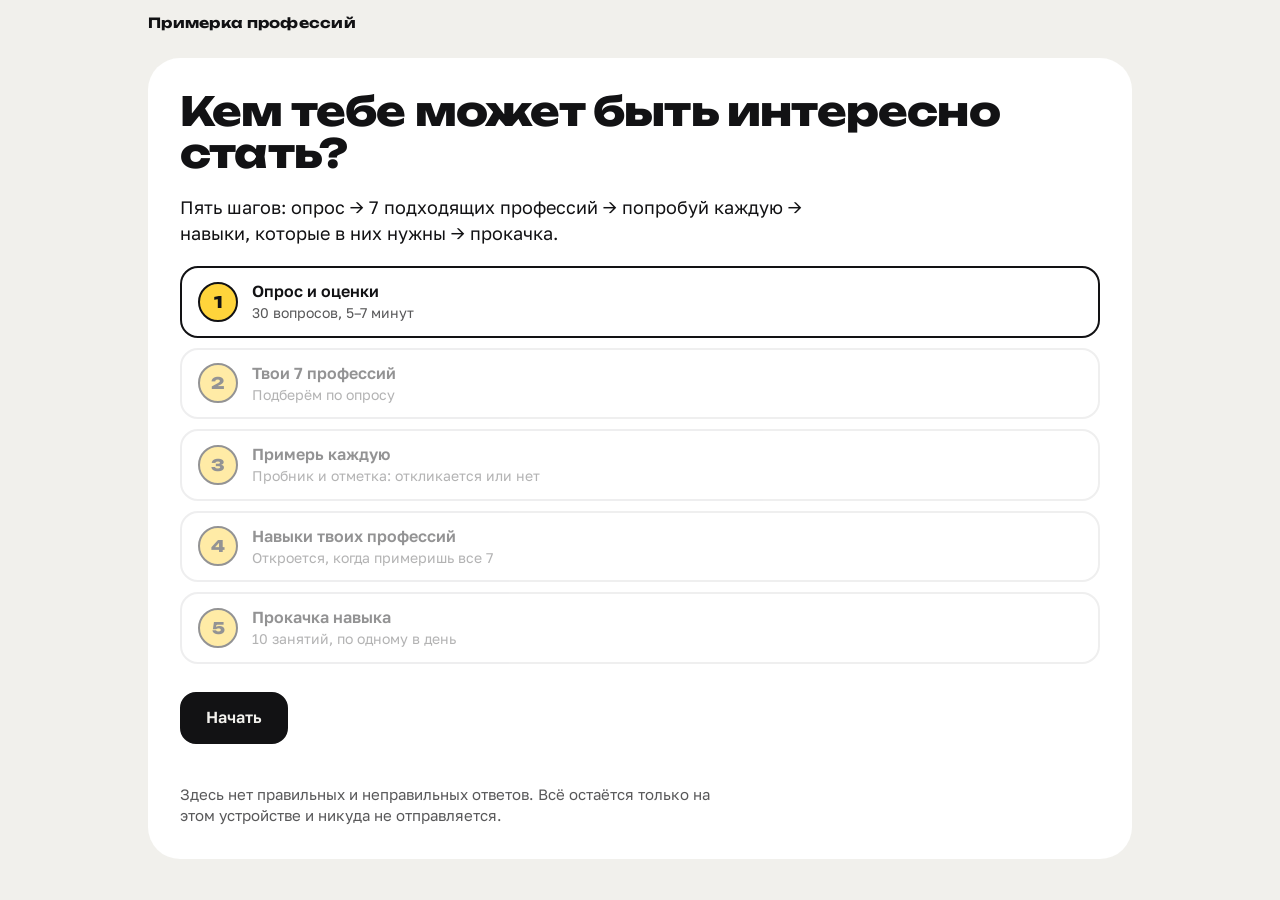
<file: index.html>
<!doctype html>
<html lang="ru">
<head>
  <meta charset="utf-8">
  <meta name="viewport" content="width=device-width, initial-scale=1, viewport-fit=cover">
  <title>Примерка профессий</title>
  <meta name="theme-color" content="#121214">
  <link rel="manifest" href="manifest.webmanifest">
  <link rel="icon" href="icons/icon.svg" type="image/svg+xml">
  <link rel="apple-touch-icon" href="icons/icon-192.png">
  <link rel="preconnect" href="https://fonts.googleapis.com">
  <link rel="preconnect" href="https://fonts.gstatic.com" crossorigin>
  <link href="https://fonts.googleapis.com/css2?family=Unbounded:wght@500;700;800&family=Golos+Text:wght@400;500;600&display=swap" rel="stylesheet">
  <link rel="stylesheet" href="styles.css">
  <script>
    // Если что-то сломается при запуске — показать причину прямо на экране,
    // чтобы её можно было сфотографировать.
    window.addEventListener("error", function (e) {
      var box = document.getElementById("boot-error") || document.createElement("pre");
      box.id = "boot-error";
      box.style.cssText = "white-space:pre-wrap;margin:16px;padding:12px;border:2px solid #121214;border-radius:12px;font:13px/1.4 monospace;background:#fff;color:#121214";
      box.textContent += "Ошибка: " + e.message + " (" + (e.filename || "").split("/").pop() + ":" + e.lineno + ")\n";
      (document.body || document.documentElement).appendChild(box);
    });
  </script>
</head>
<body>
  <main class="stage">
    <header class="top">
      <span class="brand">Примерка профессий</span>
      <div class="progress" id="progress" aria-hidden="true"></div>
      <p class="swipe-hint" aria-hidden="true">Листай карточки пальцем ← →</p>
    </header>

    <div class="deck">
      <button class="nav nav-prev" id="prev" aria-label="Предыдущая профессия">
        <svg viewBox="0 0 24 24" aria-hidden="true"><path d="M15 5l-7 7 7 7"/></svg>
      </button>
      <section class="slot" id="slot" aria-live="polite"><p class="boot">Загружаем…</p></section>
      <button class="nav nav-next" id="next" aria-label="Следующая профессия">
        <svg viewBox="0 0 24 24" aria-hidden="true"><path d="M9 5l7 7-7 7"/></svg>
      </button>
    </div>

    <footer class="react" id="react">
      <button class="r r-yes" data-r="yes"><span class="r-mark">+</span>Интересно</button>
      <button class="r r-maybe" data-r="maybe"><span class="r-mark">?</span>Не знаю</button>
      <button class="r r-no" data-r="no"><span class="r-mark">−</span>Не моё</button>
    </footer>
  </main>

  <script src="data.js"></script>
  <script src="data-more.js"></script>
  <script src="sim-pr.js"></script>
  <script src="sim-vet.js"></script>
  <script src="sim-chef.js"></script>
  <script src="sim-screenwriter.js"></script>
  <script src="sim-director.js"></script>
  <script src="sim-lawyer.js"></script>
  <script src="sim-event.js"></script>
  <script src="sim-teacher.js"></script>
  <script src="sim-ux.js"></script>
  <script src="sim-startup.js"></script>
  <script src="path.js"></script>
  <script src="skill-perceptive.js"></script>
  <script src="app.js"></script>
</body>
</html>
</file>
<file: styles.css>
:root {
  --bg: #F1F0EC;
  --ink: #121214;
  --ink-soft: #121214b3;
  --line: #12121426;
  --surface: #FFFFFF;
  --on-surface: #121214;
  --panel: #FFFFFF73;
  --radius-card: 32px;
  --radius-chip: 999px;
  --display: "Unbounded", "Arial Black", sans-serif;
  --text: "Golos Text", "Helvetica Neue", sans-serif;
  --gap: 16px;
  color-scheme: light;
}
@media (prefers-color-scheme: dark) {
  :root {
    --bg: #121214;
    --surface: #242428;
    --on-surface: #F1F0EC;
    --line: #F1F0EC26;
    color-scheme: dark;
  }
}

* { box-sizing: border-box; }
html, body { margin: 0; }
body {
  background: var(--bg);
  color: var(--on-surface);
  font: 16px/1.45 var(--text);
  min-height: 100dvh;
  -webkit-font-smoothing: antialiased;
}
button { font: inherit; color: inherit; cursor: pointer; }
button:focus-visible { outline: 3px solid currentColor; outline-offset: 3px; }

.stage {
  max-width: 760px;
  margin: 0 auto;
  padding: calc(16px + env(safe-area-inset-top, 0px)) 16px 0;
  display: flex;
  flex-direction: column;
  min-height: 100dvh;
}

/* Верх: название и полоски прогресса, как в сторис */
.top { display: flex; flex-direction: column; gap: 12px; margin-bottom: 16px; }
.brand { font: 700 14px/1 var(--display); letter-spacing: .02em; }
.progress { display: flex; gap: 6px; }
.progress.many { gap: 3px; }
.progress span {
  flex: 1; height: 5px; border-radius: 3px; background: var(--line);
  transition: background .3s;
}
.progress span.done { background: var(--on-surface); }
.progress span.now { background: var(--on-surface); opacity: .45; }

/* Колода: стрелки по бокам на широком экране */
.deck {
  flex: 1;
  display: grid;
  grid-template-columns: 56px minmax(0, 1fr) 56px;
  gap: 16px;
  align-items: start;
}
.nav {
  position: sticky; top: 40vh;
  width: 56px; height: 56px; border-radius: 50%;
  border: 2px solid var(--line); background: transparent;
  display: grid; place-items: center;
}
.nav:hover:not(:disabled) { border-color: var(--on-surface); }
.nav:disabled { opacity: .25; cursor: default; }
.nav svg { width: 24px; height: 24px; fill: none; stroke: currentColor; stroke-width: 2.5; stroke-linecap: round; stroke-linejoin: round; }

.slot { min-width: 0; }

/* Карточка профессии */
.card {
  background: var(--c);
  color: var(--ink);
  border-radius: var(--radius-card);
  padding: 28px 28px 24px;
  display: flex; flex-direction: column; gap: 22px;
}
.card-head { display: flex; flex-direction: column; gap: 14px; }
.glyph {
  width: 72px; height: 72px; border-radius: 22px;
  background: var(--ink); display: grid; place-items: center;
}
.glyph svg { width: 40px; height: 40px; fill: none; stroke: var(--c); stroke-width: 2.4; stroke-linecap: round; stroke-linejoin: round; }
.glyph svg .fill { fill: var(--c); stroke: none; }
.card h1 {
  font: 800 clamp(28px, 5.4vw, 42px)/1.02 var(--display);
  margin: 0; letter-spacing: -.02em; hyphens: auto;
}
.hook { font-size: 19px; line-height: 1.35; margin: 0; max-width: 34ch; font-weight: 500; }

/* Шкалы */
.scales {
  background: var(--panel);
  border-radius: 22px;
  padding: 18px 20px;
  display: flex; flex-direction: column; gap: 16px;
}
.people { display: flex; align-items: center; justify-content: space-between; gap: 12px; }
.label { font-size: 13px; font-weight: 600; text-transform: uppercase; letter-spacing: .06em; }
.dots { display: flex; gap: 6px; }
.dots i { width: 22px; height: 22px; border-radius: 50%; border: 2.5px solid var(--ink); }
.dots i.on { background: var(--ink); }

.pole { display: grid; grid-template-columns: 1fr auto 1fr; align-items: center; gap: 12px; font-size: 15px; font-weight: 500; }
.pole .l { text-align: right; }
.track { position: relative; width: 132px; height: 22px; }
.track::before { content: ""; position: absolute; left: 0; right: 0; top: 10px; height: 2px; background: var(--ink); opacity: .35; }
.track b {
  position: absolute; top: 2px; width: 18px; height: 18px; border-radius: 50%;
  background: var(--ink); transform: translateX(-50%);
}
.pole .weak { opacity: .45; }

/* Кайф и тяжело */
.pair { display: grid; grid-template-columns: 1fr 1fr; gap: 12px; }
.pair div { background: var(--panel); border-radius: 22px; padding: 16px 18px; }
.pair p { margin: 8px 0 0; font-size: 16px; line-height: 1.35; font-weight: 500; }
.pair .label::before { display: inline-block; width: 1.2em; font-size: 16px; }
.pair .joy .label::before { content: "+"; }
.pair .hard .label::before { content: "−"; }

/* Подойдёт, если… */
.chips { display: flex; flex-wrap: wrap; gap: 8px; margin-top: 10px; }
.chips span {
  border: 2px solid var(--ink); border-radius: var(--radius-chip);
  padding: 7px 14px; font-size: 15px; font-weight: 500;
}
.chips.solid span { background: var(--ink); color: var(--c); border-color: var(--ink); }

/* Как это выглядит на деле */
.more { border-top: 2px solid #12121426; padding-top: 6px; }
.more summary {
  list-style: none; cursor: pointer; min-height: 44px;
  display: flex; align-items: center; justify-content: space-between;
  font: 700 15px/1.2 var(--display);
}
.more summary::-webkit-details-marker { display: none; }
.more summary::after { content: "+"; font-size: 26px; font-weight: 500; transition: transform .25s; }
.more[open] summary::after { transform: rotate(45deg); }
.more p { margin: 0 0 12px; font-size: 17px; line-height: 1.5; max-width: 62ch; }

/* Реакции */
.react {
  position: sticky; bottom: 0;
  display: grid; grid-template-columns: repeat(3, 1fr); gap: 10px;
  padding: 16px 0 calc(16px + env(safe-area-inset-bottom, 0px));
  background: linear-gradient(to top, var(--bg) 70%, transparent);
  max-width: calc(100% - 144px); width: 100%; margin: 0 auto;
}
.r {
  min-height: 56px; border-radius: 18px;
  border: 2px solid var(--on-surface); background: var(--surface);
  font-weight: 600; font-size: 16px;
  display: flex; align-items: center; justify-content: center; gap: 8px;
  transition: transform .12s, background .2s, color .2s;
}
.r:active { transform: scale(.97); }
.r-mark { font: 800 18px/1 var(--display); }
.r[aria-pressed="true"] { background: var(--on-surface); color: var(--bg); }
.r-yes:hover { background: var(--on-surface); color: var(--bg); }

/* Итог */
.summary { background: var(--surface); border-radius: var(--radius-card); padding: 28px; display: flex; flex-direction: column; gap: 24px; }
.summary h1 { font: 800 clamp(28px, 5vw, 38px)/1.05 var(--display); margin: 0; letter-spacing: -.02em; }
.summary .lead { margin: 0; font-size: 18px; }
.group h2 { font: 700 14px/1 var(--display); text-transform: uppercase; letter-spacing: .06em; margin: 0 0 12px; }
.group ul { list-style: none; margin: 0; padding: 0; display: flex; flex-wrap: wrap; gap: 8px; }
.group li { border-radius: var(--radius-chip); padding: 10px 16px; font-weight: 600; color: var(--ink); background: var(--c); }
.group .none { opacity: .55; font-size: 15px; }
.again { align-self: flex-start; min-height: 48px; padding: 0 22px; border-radius: 16px; border: 2px solid var(--on-surface); background: transparent; font-weight: 600; }

/* Движение: карточка въезжает с той стороны, куда листаешь */
.enter-next { animation: in-next .35s cubic-bezier(.2,.8,.2,1); }
.enter-prev { animation: in-prev .35s cubic-bezier(.2,.8,.2,1); }
@keyframes in-next { from { opacity: 0; transform: translateX(40px) rotate(1.5deg); } }
@keyframes in-prev { from { opacity: 0; transform: translateX(-40px) rotate(-1.5deg); } }
@media (prefers-reduced-motion: reduce) {
  .enter-next, .enter-prev { animation: none; }
  * { transition: none !important; }
}

/* Телефон: стрелки прячем, листают свайпом */
@media (max-width: 640px) {
  .deck { grid-template-columns: minmax(0, 1fr); }
  .nav { display: none; }
  .react { max-width: 100%; gap: 8px; }
  .r { font-size: 15px; flex-direction: column; gap: 2px; min-height: 60px; }
  .card { padding: 22px 20px 18px; gap: 18px; }
  .pair { grid-template-columns: 1fr; }
  .track { width: 96px; }
  .pole { font-size: 14px; gap: 10px; }
  .dots i { width: 18px; height: 18px; }
}

[hidden] { display: none !important; }

/* Компьютер: карточка в две колонки, чтобы всё главное было видно без прокрутки */
@media (min-width: 1000px) {
  .stage { max-width: 1160px; }
  .card {
    display: grid;
    grid-template-columns: minmax(0, 1fr) minmax(0, 1fr);
    grid-template-areas: "head pair" "scales fit" "scales school" "more more";
    column-gap: 28px; row-gap: 20px;
    align-items: start;
  }
  .card-head { grid-area: head; }
  .scales { grid-area: scales; }
  .pair { grid-area: pair; grid-template-columns: 1fr; align-self: end; }
  .card > .fit { grid-area: fit; }
  .card > .school { grid-area: school; }
  .more { grid-area: more; }
  .card h1 { font-size: 40px; }
}
@media (min-width: 641px) { .top { padding-inline: 72px; } }
body { overflow-x: clip; }

/* ---------- Экраны опроса, оценок и результата ---------- */
.panel {
  background: var(--surface);
  border-radius: var(--radius-card);
  padding: 32px;
  display: flex; flex-direction: column; gap: 20px;
}
.panel h1 { font: 800 clamp(26px, 4.6vw, 40px)/1.05 var(--display); margin: 0; letter-spacing: -.02em; }
.panel .lead { margin: 0; font-size: 18px; line-height: 1.45; max-width: 60ch; }
.panel .note { margin: 0; font-size: 15px; opacity: .7; max-width: 60ch; }
.count { margin: 0; font-size: 13px; font-weight: 600; text-transform: uppercase; letter-spacing: .06em; opacity: .7; }

.actions { display: flex; flex-wrap: wrap; gap: 12px; margin-top: 8px; }
.btn {
  min-height: 52px; padding: 0 24px; border-radius: 16px;
  border: 2px solid var(--on-surface); background: transparent;
  font-weight: 600; font-size: 16px;
}
.btn.primary { background: var(--on-surface); color: var(--bg); }
.btn:disabled { opacity: .3; cursor: default; }

/* Начало */
.steps { list-style: none; margin: 4px 0; padding: 0; display: grid; grid-template-columns: repeat(3, 1fr); gap: 12px; counter-reset: step; }
.steps li {
  counter-increment: step; border: 2px solid var(--line); border-radius: 22px;
  padding: 16px 18px; display: flex; flex-direction: column; gap: 4px;
}
.steps li::before { content: counter(step); font: 800 28px/1 var(--display); margin-bottom: 6px; }
.steps b { font-size: 16px; }
.steps span { font-size: 14px; opacity: .65; }

/* Вопросы: один на экран, ответы подписаны */
.hint { margin: 0; font-size: 16px; opacity: .75; max-width: 60ch; }
.ask-lead { margin: 0 0 -12px; font-size: 17px; opacity: .75; }
/* Все вопросы лежат в одной ячейке, видим только текущий: высота — по самому длинному, шкала не прыгает */
.q-stack { display: grid; }
.q-stack > .q-one { grid-area: 1 / 1; margin: 0; font: 800 clamp(24px, 3.6vw, 34px)/1.15 var(--display); letter-spacing: -.02em; max-width: 26ch; }
.q-stack > p.q-one { visibility: hidden; }
.scale { display: grid; grid-template-columns: 1fr auto 1fr; align-items: center; gap: 14px; margin: 8px 0; }
.pole-l, .pole-r { font-size: 14px; font-weight: 600; }
.pole-l { text-align: right; }
.dots-row { display: flex; align-items: center; gap: 10px; }
.dot {
  width: 48px; height: 48px; border: 0; background: transparent; padding: 0;
  display: grid; place-items: center;
}
.dot::before {
  content: ""; display: block; border-radius: 50%;
  border: 2.5px solid var(--on-surface); transition: background .15s, transform .15s;
}
.d1::before, .d5::before { width: 44px; height: 44px; }
.d2::before, .d4::before { width: 34px; height: 34px; }
.d3::before { width: 26px; height: 26px; }
.dot:hover::before { transform: scale(1.08); }
.dot[aria-checked="true"]::before { background: var(--on-surface); }

/* Оценки */
.grade-list { list-style: none; margin: 0; padding: 0; display: flex; flex-direction: column; }
.grade-list li {
  display: flex; align-items: center; justify-content: space-between; gap: 12px;
  padding: 10px 0; border-top: 2px solid var(--line); font-size: 17px; font-weight: 500;
}
.seg { display: flex; gap: 6px; }
.g {
  width: 44px; height: 44px; border-radius: 12px;
  border: 2px solid var(--line); background: transparent; font-weight: 700; font-size: 17px;
}
.g:hover { border-color: var(--on-surface); }
.g[aria-checked="true"] { background: var(--on-surface); color: var(--bg); border-color: var(--on-surface); }

/* Результат: полоски по шести типам */
.bars { list-style: none; margin: 4px 0; padding: 0; display: flex; flex-direction: column; gap: 12px; }
.bar-row { display: grid; grid-template-columns: 170px 1fr 70px; align-items: center; gap: 14px; }
.bar-name { font-size: 16px; font-weight: 500; opacity: .6; }
.bar-row.lead-type .bar-name { font-weight: 700; opacity: 1; }
.bar-track { height: 22px; border-radius: 4px; background: var(--line); overflow: hidden; }
.bar-fill {
  display: block; height: 100%; background: var(--c); border-radius: 4px;
  box-shadow: inset 0 0 0 2px var(--ink); min-width: 4px;
}
.bar-val { font: 700 18px/1 var(--display); }
.bar-val small { font: 500 12px var(--text); opacity: .6; }
.type-cards { display: grid; grid-template-columns: repeat(auto-fit, minmax(220px, 1fr)); gap: 12px; }
.type-card { background: var(--c); color: var(--ink); border-radius: 22px; padding: 18px 20px; }
.type-card h2 { font: 800 20px/1.1 var(--display); margin: 0 0 8px; }
.type-card p { margin: 0; font-size: 16px; line-height: 1.4; }
.attrib { margin: 8px 0 0; font-size: 11px; line-height: 1.4; opacity: .5; }

/* Карточка: типы профессии, совпадение, оценки */
.codes { display: flex; flex-wrap: wrap; gap: 6px; }
.type-chip {
  display: inline-flex; align-items: center; gap: 6px;
  background: var(--panel); border-radius: var(--radius-chip); padding: 5px 12px 5px 6px;
  font-size: 14px; font-weight: 600;
}
.type-chip::before { content: ""; width: 14px; height: 14px; border-radius: 50%; background: var(--t); box-shadow: 0 0 0 2px var(--ink); }
.match { margin: 0; font-size: 15px; }
.plaque { margin-top: 12px; background: var(--panel); border-radius: 18px; padding: 12px 16px; }
.plaque p { margin: 6px 0 0; font-size: 15px; line-height: 1.4; }

@media (max-width: 640px) {
  .panel { padding: 22px 18px; gap: 16px; }
  .steps { grid-template-columns: 1fr; }
  .scale { grid-template-columns: 1fr 1fr; row-gap: 8px; }
  .dots-row { grid-column: 1 / -1; grid-row: 1; justify-content: space-between; }
  .pole-l { text-align: left; }
  .pole-r { text-align: right; }
  .dot { width: 44px; height: 44px; }
  .d1::before, .d5::before { width: 40px; height: 40px; }
  .bar-row { grid-template-columns: 1fr 60px; row-gap: 4px; }
  .bar-name { grid-column: 1 / -1; }
  .grade-list li { flex-direction: column; align-items: flex-start; }
  .actions .btn { flex: 1 1 100%; }
}
.slot { grid-column: 2; grid-row: 1; }
.nav-prev { grid-column: 1; grid-row: 1; }
.nav-next { grid-column: 3; grid-row: 1; }
@media (max-width: 640px) { .slot { grid-column: 1; } }
.steps li { border: 0; color: var(--ink); }
.steps li:nth-child(1) { background: #7B96FF; }
.steps li:nth-child(2) { background: #FFD43B; }
.steps li:nth-child(3) { background: #FF6B96; }
.steps span { opacity: .75; }
@media (max-width: 640px) {
  .steps li { flex-direction: row; align-items: center; gap: 14px; padding: 12px 16px; flex-wrap: wrap; }
  .steps li::before { margin: 0; font-size: 22px; }
  .steps span { flex-basis: 100%; margin-left: 32px; margin-top: -4px; }
}
.bar-val { white-space: nowrap; }
@media (max-width: 640px) { .bar-row { grid-template-columns: 1fr 76px; } }
.code-note { margin: -4px 0 0; font-size: 13px; opacity: .7; }

/* ---------- Симуляция профессии ---------- */
.btn.try { align-self: flex-start; background: var(--ink); color: var(--c); border-color: var(--ink); }
.sim .lead { font-size: 17px; }
.sim-bar {
  position: sticky; top: calc(8px + env(safe-area-inset-top, 0px)); z-index: 2;
  display: grid; grid-template-columns: auto auto 1fr; align-items: center; gap: 10px 18px;
  background: var(--on-surface); color: var(--bg);
  border-radius: 18px; padding: 12px 18px;
}
.sim-bar .clock { font: 800 18px/1 var(--display); }
.sim-bar .views { display: inline-flex; align-items: center; gap: 8px; font-weight: 600; font-size: 15px; font-variant-numeric: tabular-nums; }
.play { width: 0; height: 0; border-left: 9px solid currentColor; border-top: 6px solid transparent; border-bottom: 6px solid transparent; display: inline-block; }
.sim-bar .pole { font-size: 14px; }
.sim-bar .track::before, .sim-bar .track b { background: var(--bg); }

.chat { list-style: none; margin: 0; padding: 0; display: flex; flex-direction: column; gap: 12px; }
.chat > li { animation: pop .3s ease-out; }
@keyframes pop { from { opacity: 0; transform: translateY(6px); } }
.msg { display: flex; gap: 10px; align-items: flex-start; max-width: 88%; }
.msg p { margin: 4px 0 0; font-size: 16px; line-height: 1.4; }
.msg b { font-size: 14px; }
.msg small { margin-left: 6px; font-size: 13px; opacity: .6; }
.msg > div { background: var(--bg); border-radius: 4px 18px 18px 18px; padding: 10px 14px; }
.ava {
  flex: none; width: 36px; height: 36px; border-radius: 50%;
  background: var(--a); color: var(--ink); display: grid; place-items: center;
  font: 800 15px/1 var(--display);
}
.msg.me { align-self: flex-end; background: var(--on-surface); color: var(--bg); border-radius: 18px 4px 18px 18px; padding: 10px 14px; max-width: 80%; }
.msg.me p { margin: 0; }
.msg.post .label { opacity: .7; }
.msg.post p { margin-top: 6px; }
.pick { align-self: flex-end; max-width: 80%; font-size: 14px; font-weight: 600; text-align: right; opacity: .75; }
.pick span { display: block; font-size: 12px; text-transform: uppercase; letter-spacing: .06em; opacity: .7; }
.note-line { align-self: center; font-size: 14px; font-style: italic; opacity: .65; text-align: center; }
.video { background: var(--bg); border-radius: 18px; padding: 12px; max-width: 88%; }
.video .screen {
  background: #121214; color: #F1F0EC; border-radius: 12px; padding: 18px;
  min-height: 120px; display: flex; flex-direction: column; justify-content: center; gap: 10px;
}
.video .screen .play { border-left-width: 18px; border-top-width: 11px; border-bottom-width: 11px; color: #F1F0EC; }
.video .screen p { margin: 0; font-size: 15px; }
.video b { display: block; margin-top: 10px; font-size: 14px; }
.video > p { margin: 4px 0 0; font-size: 15px; }

.sim-controls { display: flex; flex-direction: column; gap: 12px; border-top: 2px solid var(--line); padding-top: 18px; }
.ask { margin: 0; font: 700 18px/1.25 var(--display); }
.choices { display: flex; flex-direction: column; gap: 10px; }
.choices.row { flex-direction: row; flex-wrap: wrap; }
.btn.choice { text-align: left; padding: 14px 18px; height: auto; line-height: 1.35; }
.btn.choice:hover { background: var(--on-surface); color: var(--bg); }
.draft { background: var(--bg); border-radius: 18px; padding: 12px 16px; }
.draft p { margin: 6px 0 0; font-size: 16px; }
.typing { display: flex; gap: 6px; padding: 8px 0; }
.typing i { width: 8px; height: 8px; border-radius: 50%; background: var(--on-surface); opacity: .35; animation: blink 1s infinite; }
.typing i:nth-child(2) { animation-delay: .15s; }
.typing i:nth-child(3) { animation-delay: .3s; }
@keyframes blink { 50% { opacity: .9; } }

.sim-end { display: flex; flex-direction: column; gap: 16px; }
.sim-end h2 { margin: 0; font: 800 26px/1.1 var(--display); }
.sim-end > p { margin: 0; font-size: 17px; line-height: 1.5; max-width: 62ch; }
.sim-skills ul { list-style: none; margin: 10px 0 0; padding: 0; display: flex; flex-direction: column; gap: 8px; }
.sim-skills li { display: flex; justify-content: space-between; align-items: center; gap: 12px; font-size: 16px; font-weight: 500; }
.sim-skills .dots i { border-color: var(--on-surface); }
.sim-skills .dots i.on { background: var(--on-surface); }
.btn.r-sim { display: inline-flex; align-items: center; gap: 8px; }
.btn.r-sim[aria-pressed="true"] { background: var(--on-surface); color: var(--bg); }

@media (max-width: 640px) {
  .sim-bar { grid-template-columns: auto 1fr; padding: 10px 14px; }
  .sim-bar .pole { grid-column: 1 / -1; }
  .msg, .video { max-width: 100%; }
  .choices.row .btn { flex: 1 1 30%; padding: 0 10px; }
}
@media (prefers-reduced-motion: reduce) { .chat > li, .typing i { animation: none; } }
.sim-end { scroll-margin-top: 110px; }
.sim-bar-slot { position: sticky; top: calc(20px + env(safe-area-inset-top, 0px)); z-index: 2; }
.sim-bar { position: static; }
.sim-skills ul { max-width: 460px; }

/* Карусель: вертикальная прокрутка — браузеру, горизонтальный жест — карточке */
.slot { touch-action: pan-y; }
.slot > .card { will-change: transform; }
.swipe-hint { display: none; }
@media (max-width: 640px) {
  body.in-deck:not(.swiped) .swipe-hint {
    display: block; margin: -4px 0 0; text-align: center;
    font-size: 13px; font-weight: 600; opacity: .55;
  }
}
.boot { margin: 40px 0; text-align: center; font-weight: 600; opacity: .6; }
.msg time { display: block; margin-top: 4px; font-size: 11px; opacity: .45; }
.msg.me { position: relative; padding-bottom: 18px; }
.msg.me time { position: absolute; right: 30px; bottom: 5px; margin: 0; opacity: .6; }
.ticks { position: absolute; right: 12px; bottom: 4px; font-size: 11px; opacity: .6; }
.scene, .doc { background: var(--bg); border-radius: 18px; padding: 12px 16px; max-width: 88%; }
.scene p, .doc p { margin: 6px 0 0; font-size: 16px; line-height: 1.4; }
.shot { max-width: 88%; }
.shot .frame { background: #121214; color: #F1F0EC; border-radius: 12px; padding: 22px 18px; font-size: 15px; line-height: 1.4; }
.shot p { margin: 6px 0 0; font-size: 14px; opacity: .7; }
.try-now { background: var(--bg); border-radius: 22px; padding: 16px 18px; }
.try-now ul { margin: 10px 0 0; padding-left: 20px; display: flex; flex-direction: column; gap: 8px; }
.try-now li { font-size: 16px; line-height: 1.4; }
.sim-bar.no-counter { grid-template-columns: auto 1fr; }

.sim-head { display: flex; flex-direction: column; gap: 20px; }
.sim-intro { display: flex; flex-direction: column; gap: 12px; }
/* Длинные слова в названии («возвращаются») переносятся, а не вылезают за край */
.sim-intro h1 { hyphens: auto; overflow-wrap: break-word; }
.poster { line-height: 0; }
/* Компьютер: картинка слева крупно, название и завязка справа */
@media (min-width: 900px) {
  .sim-head.has-cover {
    display: grid; grid-template-columns: minmax(0, 3fr) minmax(0, 2fr);
    grid-template-areas: "poster intro"; column-gap: 32px; align-items: center;
  }
  .sim-head.has-cover .poster { grid-area: poster; }
  .sim-head.has-cover .sim-intro { grid-area: intro; }
  .sim-head.has-cover .lead { font-size: 19px; }
  .sim-head.has-cover h1 { font-size: 34px; }
}
.poster img { width: 100%; height: auto; display: block; border-radius: 22px; border: 2px solid var(--on-surface); }

/* «Попробовать профессию» — в правом верхнем углу карточки, с пульсацией */
.card { position: relative; }
.btn.try {
  position: absolute; top: 20px; right: 20px; z-index: 2;
  min-height: 56px; padding: 8px 18px 8px 10px; border-radius: 18px;
  background: var(--ink); color: var(--c); border-color: var(--ink);
  display: flex; align-items: center; gap: 10px; text-align: left;
  animation: call 2.4s ease-out infinite;
}
.btn.try b { display: block; font: 700 16px/1.1 var(--display); }
.btn.try small { display: block; font-size: 12px; opacity: .75; }
.btn.try:hover { animation: none; transform: scale(1.03); }
.try-play {
  flex: none; width: 34px; height: 34px; border-radius: 50%;
  background: var(--c); display: grid; place-items: center;
}
.try-play::after {
  content: ""; border-left: 12px solid var(--ink);
  border-top: 8px solid transparent; border-bottom: 8px solid transparent; margin-left: 3px;
}
@keyframes call {
  0% { box-shadow: 0 0 0 0 #12121466; }
  70% { box-shadow: 0 0 0 14px #12121400; }
  100% { box-shadow: 0 0 0 0 #12121400; }
}
@media (prefers-reduced-motion: reduce) { .btn.try { animation: none; } }
@media (max-width: 640px) {
  .btn.try {
    top: 14px; right: 14px; padding: 8px 12px 8px 8px; min-height: 52px;
    max-width: 56%; gap: 8px;
  }
  .btn.try b { font-size: 14px; line-height: 1.15; }
  .btn.try small { font-size: 11px; }
  .try-play { width: 28px; height: 28px; }
  .try-play::after { border-left-width: 10px; border-top-width: 7px; border-bottom-width: 7px; }
}

/* Компьютер: кнопка пробника — своей строкой, карточки одной высоты */
@media (min-width: 1000px) {
  .card {
    grid-template-areas: "try try" "head pair" "scales fit" "scales school" "more more";
    grid-template-rows: auto auto auto 1fr auto;
    min-height: 820px;
  }
  .btn.try { position: static; grid-area: try; justify-self: end; margin-bottom: -4px; }
  .more { align-self: end; }
}

/* ---------- Путь взросления ---------- */
.path-teaser {
  display: flex; flex-direction: column; gap: 4px; text-align: left;
  border: 2px solid var(--on-surface); border-radius: 22px; padding: 16px 18px;
  background: #FFD43B; color: var(--ink);
}
.path-teaser b { font: 800 18px/1.2 var(--display); }
.path-teaser span { font-size: 15px; }
.week { margin: 0; font-size: 16px; }
.path-days { list-style: none; margin: 0; padding: 0; display: flex; flex-direction: column; gap: 10px; }
.path-day {
  width: 100%; display: flex; align-items: center; gap: 14px; text-align: left;
  border: 2px solid var(--line); border-radius: 18px; padding: 12px 16px; background: transparent;
}
.path-day b { display: block; font-weight: 600; }
.path-day small { display: block; font-size: 14px; opacity: .7; }
.path-day:disabled { opacity: .45; cursor: default; }
.path-day.is-open { border-color: var(--on-surface); }
.path-n {
  flex: none; width: 40px; height: 40px; border-radius: 50%; display: grid; place-items: center;
  font: 800 16px/1 var(--display); background: var(--c, #FFD43B); color: var(--ink); border: 2px solid var(--ink);
}
.path-day.is-done .path-n { background: var(--on-surface); color: var(--bg); border-color: var(--on-surface); }
.mission-card { --c: #FFD43B; }
.day .skill-line, .day .traits { margin: 0; font-size: 15px; }
.day .skill-line { display: inline-block; align-self: flex-start; background: var(--c); color: var(--ink); border-radius: var(--radius-chip); padding: 6px 14px; }
.day .scene { margin: 0; font-size: 18px; line-height: 1.5; max-width: 62ch; }
.picked { align-self: flex-end; max-width: 85%; background: var(--on-surface); color: var(--bg); border-radius: 18px 4px 18px 18px; padding: 10px 14px; }
.picked span { font-size: 12px; text-transform: uppercase; letter-spacing: .06em; opacity: .7; }
.picked p { margin: 4px 0 0; }
.outcome { margin: 0; font-size: 17px; line-height: 1.5; max-width: 62ch; }
.gain { margin: 0; font: 800 17px/1.2 var(--display); }
.rule { border: 2px solid var(--on-surface); border-left: 10px solid var(--c, #FFD43B); border-radius: 18px; padding: 14px 16px; }
.rule span { font-size: 13px; font-weight: 600; text-transform: uppercase; letter-spacing: .06em; opacity: .7; }
.rule b { display: block; margin-top: 4px; font: 800 20px/1.2 var(--display); }
.rule p { margin: 8px 0 0; font-size: 16px; line-height: 1.5; }
.others summary { cursor: pointer; font-weight: 600; }
.others ul { margin: 10px 0 0; padding-left: 20px; display: flex; flex-direction: column; gap: 8px; }
.recall { margin: 0; background: var(--line); border-radius: 18px; padding: 12px 16px; }
.own { display: flex; flex-direction: column; gap: 6px; font-weight: 600; }
.own small { font-weight: 400; opacity: .65; }
.own textarea {
  font: 16px/1.4 var(--text); color: inherit; background: transparent;
  border: 2px solid var(--line); border-radius: 14px; padding: 10px 12px; resize: vertical;
}
.own textarea:focus { outline: none; border-color: var(--on-surface); }
.skills, .traits-list { list-style: none; margin: 0; padding: 0; display: flex; flex-direction: column; gap: 14px; }
.skills small { opacity: .7; }
.skill-row { display: flex; justify-content: space-between; gap: 12px; margin-bottom: 6px; }
.skills .bar-fill { --c: #FFD43B; }
.profile h2 { margin: 8px 0 0; font: 800 20px/1.2 var(--display); }
.mission-opt small { opacity: .7; }
.skills .bar-track { display: block; }
.btn.mission-opt { font-weight: 400; }
.btn.mission-opt b { font-weight: 700; }
.like .ask { margin-bottom: 10px; }


/* Маршрут навыка */
.path h2.step-title { margin: 8px 0 -4px; font: 800 18px/1.2 var(--display); }
.versus { display: grid; gap: 10px; }
@media (min-width: 700px) { .versus { grid-template-columns: 1fr 1fr; } }
.versus > div { border: 2px solid var(--line); border-radius: 18px; padding: 12px 16px; }
.versus > div.pro { border-color: var(--on-surface); }
.versus span, .loop .label, .own-line .label { font-size: 13px; font-weight: 600; text-transform: uppercase; letter-spacing: .06em; opacity: .7; }
.versus p { margin: 6px 0 0; line-height: 1.45; }
.versus .then { opacity: .75; }
.talk { display: flex; flex-direction: column; gap: 10px; }
.talk .say { margin: 0; font-size: 17px; line-height: 1.5; }
.talk .reply { align-self: flex-start; max-width: 85%; margin: 0; background: var(--line); border-radius: 4px 18px 18px 18px; padding: 10px 14px; }
.talk .note { margin: 0; }
.own-line, .loop { display: flex; flex-direction: column; gap: 10px; border: 2px solid var(--on-surface); border-radius: 18px; padding: 14px 16px; }
.own-line p, .loop p { margin: 0; line-height: 1.5; }
.loop { background: var(--c, #FFD43B); color: var(--ink); border-color: var(--ink); }
.loop .btn { align-self: flex-start; }
.btn.check { display: flex; align-items: center; gap: 10px; }
.btn.check .r-mark { flex: none; width: 24px; height: 24px; border: 2px solid currentColor; border-radius: 6px; display: grid; place-items: center; }
.day h2 { margin: 0; font: 800 22px/1.2 var(--display); }

/* Маршрут подростка: трекер на главной и подсказки на карточках */
.path-day.is-locked { opacity: .45; }
.journey-track .path-day { cursor: default; }
.links { display: flex; flex-wrap: wrap; gap: 6px 18px; }
.btn.link, .link { background: none; border: 0; padding: 0; min-height: 0; font: inherit; font-size: 15px; color: inherit; text-decoration: underline; text-underline-offset: 3px; opacity: .75; cursor: pointer; }
.link:hover { opacity: 1; }
.journey-cta { display: flex; flex-direction: column; gap: 10px; border: 2px solid var(--ink); border-radius: 18px; padding: 14px 16px; background: #FFD43B; color: var(--ink); }
.journey-cta.is-done { background: transparent; color: inherit; border-color: var(--on-surface); }
.journey-cta .label { font-size: 13px; font-weight: 600; text-transform: uppercase; letter-spacing: .06em; opacity: .7; }
.journey-cta p { margin: 0; line-height: 1.45; }
.journey-cta .btn { align-self: flex-start; }
@media (min-width: 1000px) {
  .card.has-cta { grid-template-areas: "cta cta" "head pair" "scales fit" "scales school" "more more"; }
  .card .journey-cta { grid-area: cta; }
}
</file>
